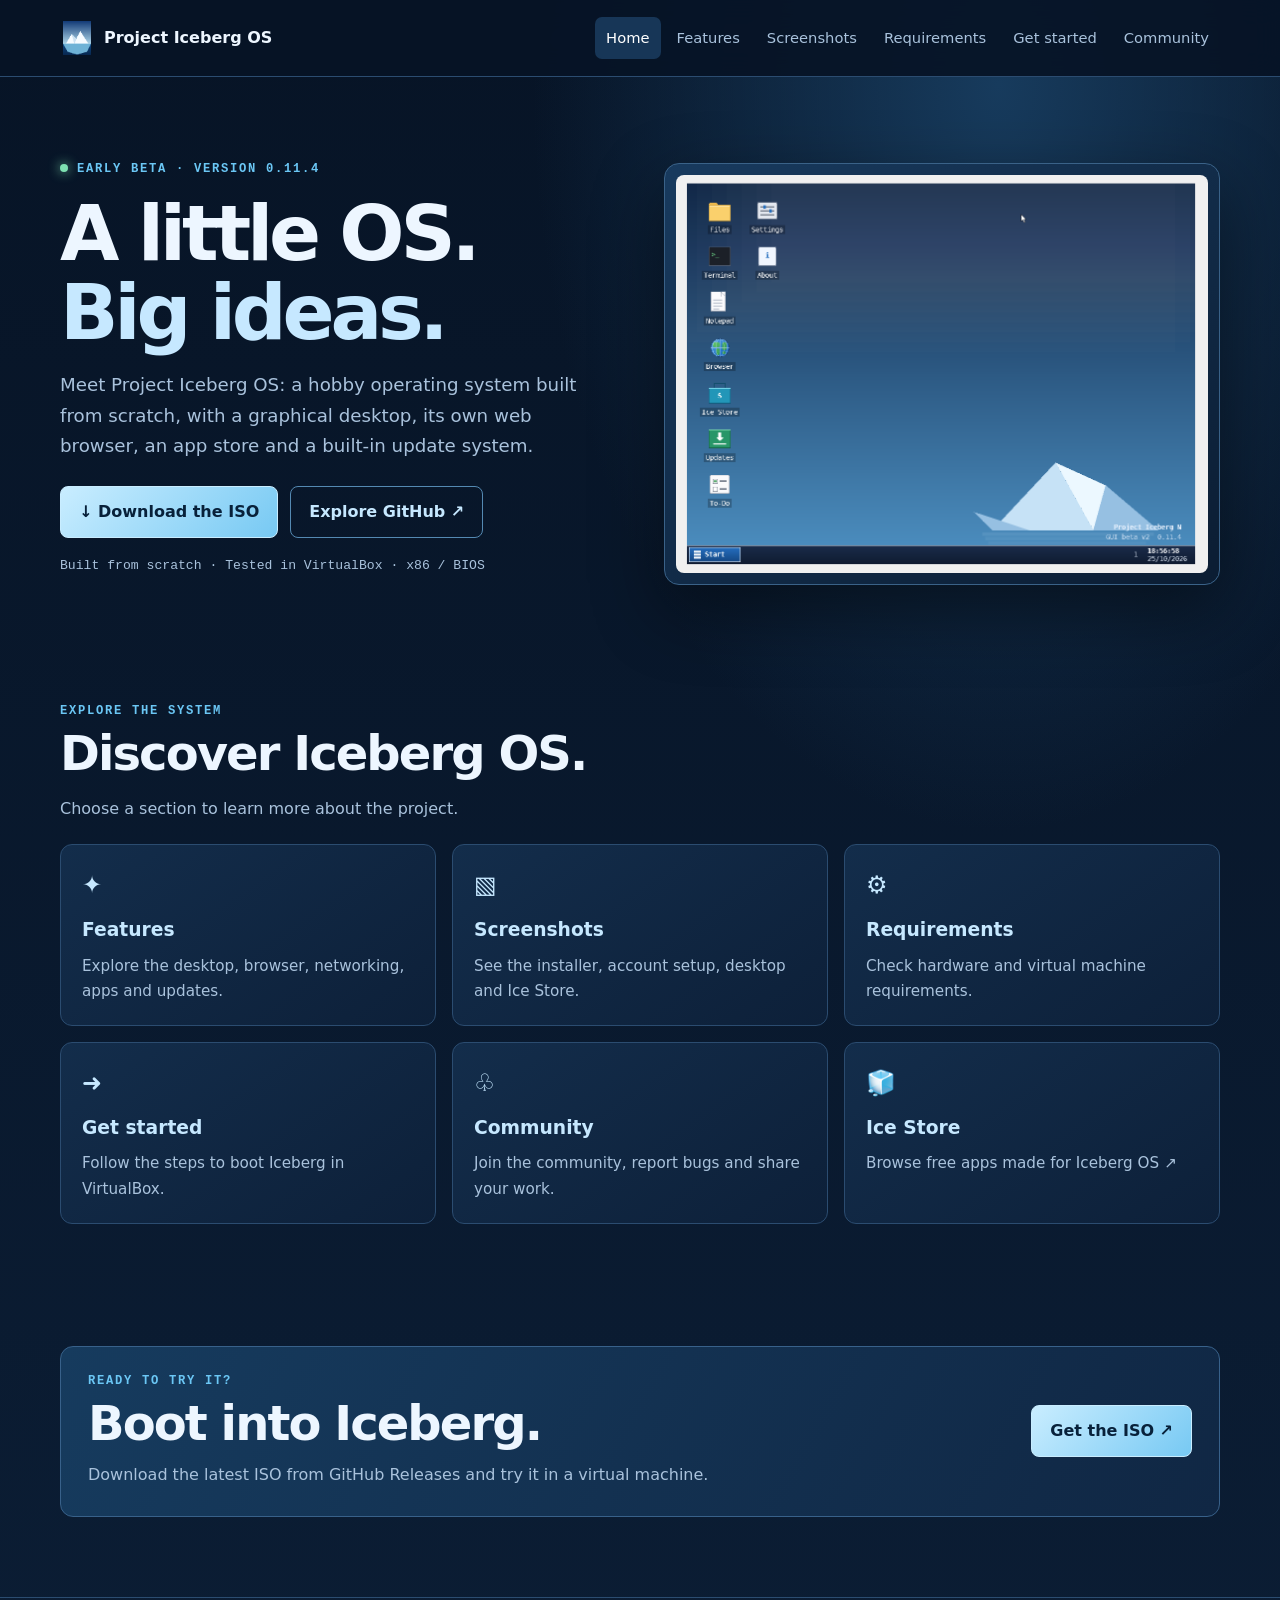
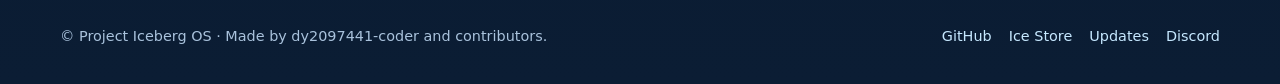
<file: index.html>
<!doctype html><html lang="en"><head><meta charset="utf-8"><meta name="viewport" content="width=device-width,initial-scale=1"><meta name="theme-color" content="#071426"><meta name="description" content="Project Iceberg OS — a hobby operating system built from scratch."><title>Home | Project Iceberg OS</title><link rel="icon" href="assets/yo.png"><link rel="stylesheet" href="style.css"></head><body><header><div class="wrap head">
<a class="brand" href="index.html"><img src="assets/yo.png" alt="">Project Iceberg OS</a>
<button class="menu" aria-expanded="false" aria-controls="nav">Menu ☰</button>
<nav id="nav" aria-label="Main navigation">
<a class="active" href="index.html">Home</a>
<a class="" href="features.html">Features</a>
<a class="" href="screenshots.html">Screenshots</a>
<a class="" href="requirements.html">Requirements</a>
<a class="" href="getting-started.html">Get started</a>
<a class="" href="community.html">Community</a>
</nav></div></header><main><div class="wrap hero"><div>
<div class="eyebrow">Early beta · version 0.11.4</div><h1>A little OS.<br><span>Big ideas.</span></h1>
<p class="lead">Meet Project Iceberg OS: a hobby operating system built from scratch, with a graphical desktop, its own web browser, an app store and a built-in update system.</p>
<div class="actions"><a class="btn primary" href="https://github.com/dy2097441-coder/Project-iceberg-OS-group/releases">↓ Download the ISO</a><a class="btn" href="https://github.com/dy2097441-coder/Project-iceberg-OS-group">Explore GitHub ↗</a></div>
<p class="version">Built from scratch · Tested in VirtualBox · x86 / BIOS</p></div>
<div class="preview"><img src="assets/desktop.png" alt="Iceberg OS desktop"></div></div>
<section class="wrap content"><div class="kicker">Explore the system</div><h2>Discover Iceberg OS.</h2><p class="muted">Choose a section to learn more about the project.</p>
<div class="grid" style="margin-top:22px">
<a class="card" href="features.html" style="text-decoration:none"><div class="icon">✦</div><h3>Features</h3><p>Explore the desktop, browser, networking, apps and updates.</p></a>
<a class="card" href="screenshots.html" style="text-decoration:none"><div class="icon">▧</div><h3>Screenshots</h3><p>See the installer, account setup, desktop and Ice Store.</p></a>
<a class="card" href="requirements.html" style="text-decoration:none"><div class="icon">⚙</div><h3>Requirements</h3><p>Check hardware and virtual machine requirements.</p></a>
<a class="card" href="getting-started.html" style="text-decoration:none"><div class="icon">➜</div><h3>Get started</h3><p>Follow the steps to boot Iceberg in VirtualBox.</p></a>
<a class="card" href="community.html" style="text-decoration:none"><div class="icon">♧</div><h3>Community</h3><p>Join the community, report bugs and share your work.</p></a>
<a class="card" href="https://dy2097441-coder.github.io/ice-store/" style="text-decoration:none"><div class="icon">🧊</div><h3>Ice Store</h3><p>Browse free apps made for Iceberg OS ↗</p></a></div></section>
<section class="wrap content"><div class="callout"><div><div class="kicker">Ready to try it?</div><h2>Boot into Iceberg.</h2><p>Download the latest ISO from GitHub Releases and try it in a virtual machine.</p></div><a class="btn primary" href="https://github.com/dy2097441-coder/Project-iceberg-OS-group/releases">Get the ISO ↗</a></div></section></main><footer><div class="wrap foot"><span>© Project Iceberg OS · Made by dy2097441-coder and contributors.</span><div class="footlinks"><a href="https://github.com/dy2097441-coder/Project-iceberg-OS-group">GitHub</a><a href="https://dy2097441-coder.github.io/ice-store/">Ice Store</a><a href="https://dy2097441-coder.github.io/ice-updates/">Updates</a><a href="https://discord.gg/M9C3223VEU">Discord</a></div></div></footer><script src="script.js"></script></body></html>
</file>
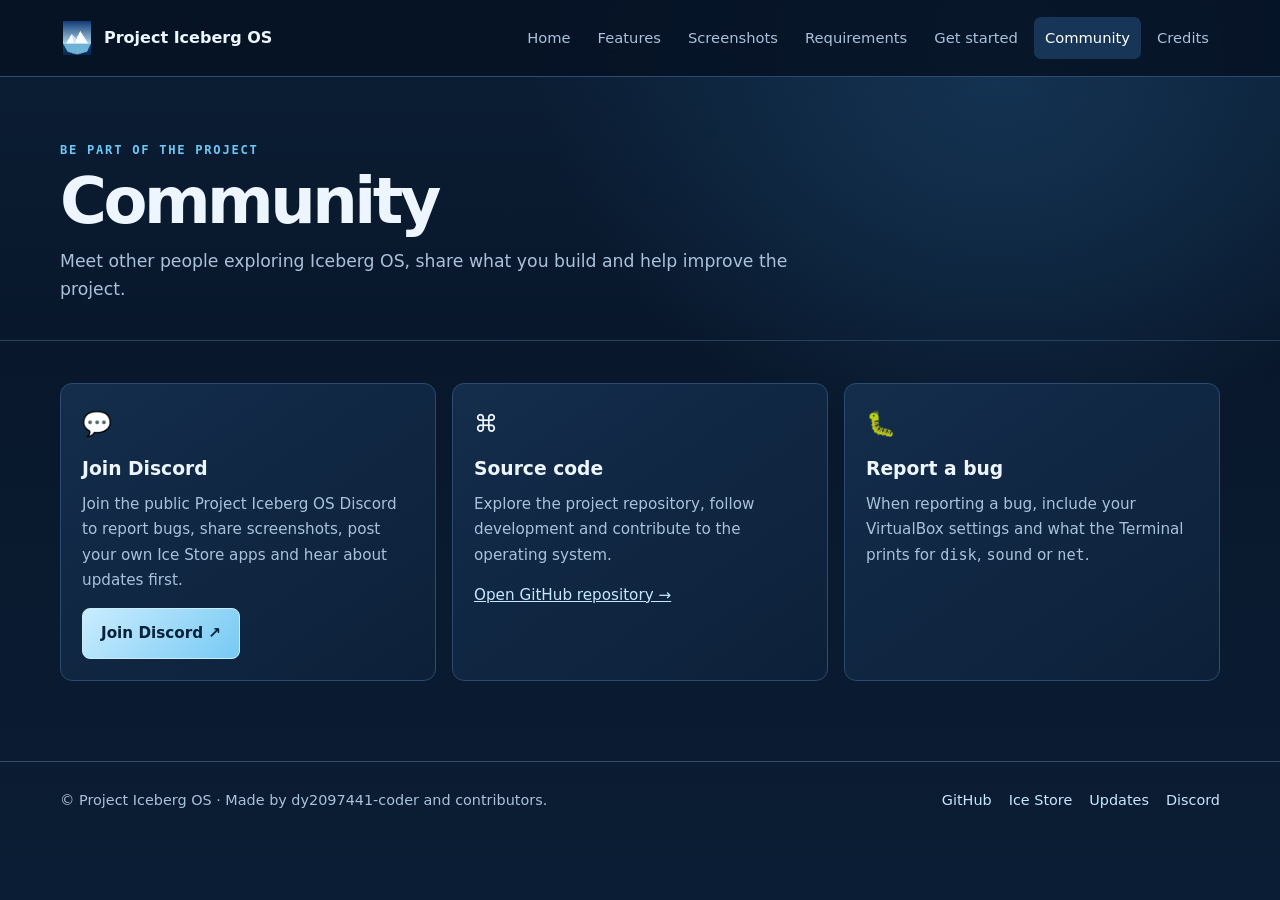
<file: community.html>
<!doctype html><html lang="en"><head><meta charset="utf-8"><meta name="viewport" content="width=device-width,initial-scale=1"><meta name="theme-color" content="#071426"><meta name="description" content="Project Iceberg OS — a hobby operating system built from scratch."><title>Community | Project Iceberg OS</title><link rel="icon" href="assets/yo.png"><link rel="stylesheet" href="style.css"></head><body><header><div class="wrap head">
<a class="brand" href="index.html"><img src="assets/yo.png" alt="">Project Iceberg OS</a>
<button class="menu" aria-expanded="false" aria-controls="nav">Menu ☰</button>
<nav id="nav" aria-label="Main navigation">
<a class="" href="index.html">Home</a>
<a class="" href="features.html">Features</a>
<a class="" href="screenshots.html">Screenshots</a>
<a class="" href="requirements.html">Requirements</a>
<a class="" href="getting-started.html">Get started</a>
<a class="active" href="community.html">Community</a>
<a href="credits.html">Credits</a>
</nav></div></header><main><div class="pagehero"><div class="wrap"><div class="kicker">Be part of the project</div><h1>Community</h1><p>Meet other people exploring Iceberg OS, share what you build and help improve the project.</p></div></div>
<section class="wrap content"><div class="grid">
<article class="card"><div class="icon">💬</div><h3>Join Discord</h3><p>Join the public Project Iceberg OS Discord to report bugs, share screenshots, post your own Ice Store apps and hear about updates first.</p><p style="margin-top:15px"><a class="btn primary" href="https://discord.gg/M9C3223VEU">Join Discord ↗</a></p></article>
<article class="card"><div class="icon">⌘</div><h3>Source code</h3><p>Explore the project repository, follow development and contribute to the operating system.</p><p style="margin-top:15px"><a href="https://github.com/dy2097441-coder/Project-iceberg-OS-group">Open GitHub repository →</a></p></article>
<article class="card"><div class="icon">🐛</div><h3>Report a bug</h3><p>When reporting a bug, include your VirtualBox settings and what the Terminal prints for <code>disk</code>, <code>sound</code> or <code>net</code>.</p></article>
</div>
</section></main><footer><div class="wrap foot"><span>© Project Iceberg OS · Made by dy2097441-coder and contributors.</span><div class="footlinks"><a href="https://github.com/dy2097441-coder/Project-iceberg-OS-group">GitHub</a><a href="https://dy2097441-coder.github.io/ice-store/">Ice Store</a><a href="https://dy2097441-coder.github.io/ice-updates/">Updates</a><a href="https://discord.gg/M9C3223VEU">Discord</a></div></div></footer><script src="script.js"></script></body></html>
</file>
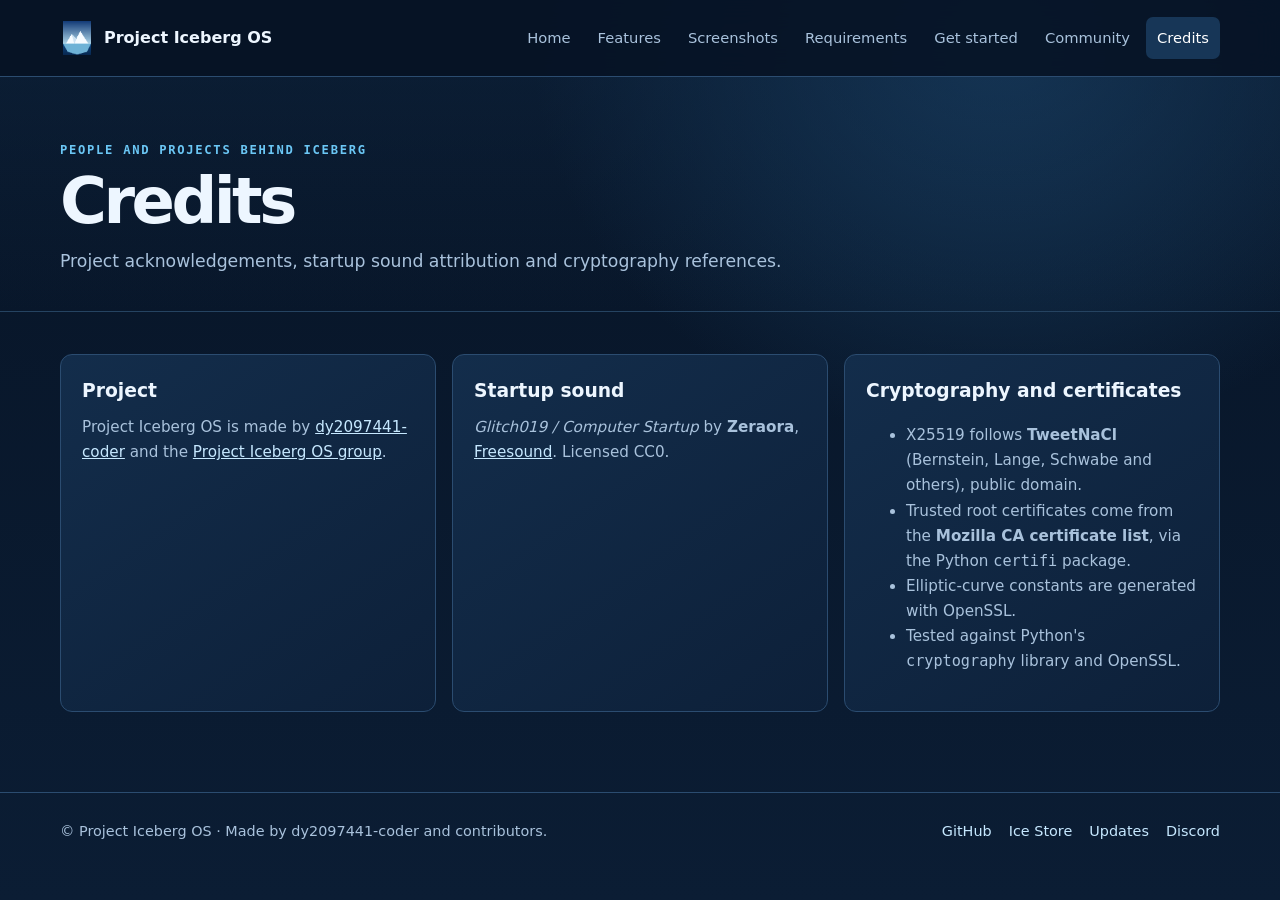
<file: credits.html>
<!doctype html><html lang="en"><head><meta charset="utf-8"><meta name="viewport" content="width=device-width,initial-scale=1"><meta name="theme-color" content="#071426"><meta name="description" content="Credits and acknowledgements for Project Iceberg OS."><title>Credits | Project Iceberg OS</title><link rel="icon" href="assets/yo.png"><link rel="stylesheet" href="style.css"></head><body><header><div class="wrap head">
<a class="brand" href="index.html"><img src="assets/yo.png" alt="">Project Iceberg OS</a>
<button class="menu" aria-expanded="false" aria-controls="nav">Menu ☰</button>
<nav id="nav" aria-label="Main navigation">
<a class="" href="index.html">Home</a>
<a class="" href="features.html">Features</a>
<a class="" href="screenshots.html">Screenshots</a>
<a class="" href="requirements.html">Requirements</a>
<a class="" href="getting-started.html">Get started</a>
<a href="community.html">Community</a>
<a class="active" href="credits.html">Credits</a>
</nav></div></header><main><div class="pagehero"><div class="wrap"><div class="kicker">People and projects behind Iceberg</div><h1>Credits</h1><p>Project acknowledgements, startup sound attribution and cryptography references.</p></div></div>
<section class="wrap content"><div class="grid">
<article class="card"><h3>Project</h3><p>Project Iceberg OS is made by <a href="https://github.com/dy2097441-coder">dy2097441-coder</a> and the <a href="https://github.com/dy2097441-coder/Project-iceberg-OS-group">Project Iceberg OS group</a>.</p></article>
<article class="card"><h3>Startup sound</h3><p><em>Glitch019 / Computer Startup</em> by <strong>Zeraora</strong>, <a href="https://freesound.org/s/572773/">Freesound</a>. Licensed CC0.</p></article>
<article class="card"><h3>Cryptography and certificates</h3><ul><li>X25519 follows <strong>TweetNaCl</strong> (Bernstein, Lange, Schwabe and others), public domain.</li><li>Trusted root certificates come from the <strong>Mozilla CA certificate list</strong>, via the Python <code>certifi</code> package.</li><li>Elliptic-curve constants are generated with OpenSSL.</li><li>Tested against Python's <code>cryptography</code> library and OpenSSL.</li></ul></article>
</div></section></main><footer><div class="wrap foot"><span>© Project Iceberg OS · Made by dy2097441-coder and contributors.</span><div class="footlinks"><a href="https://github.com/dy2097441-coder/Project-iceberg-OS-group">GitHub</a><a href="https://dy2097441-coder.github.io/ice-store/">Ice Store</a><a href="https://dy2097441-coder.github.io/ice-updates/">Updates</a><a href="https://discord.gg/M9C3223VEU">Discord</a></div></div></footer><script src="script.js"></script></body></html>
</file>
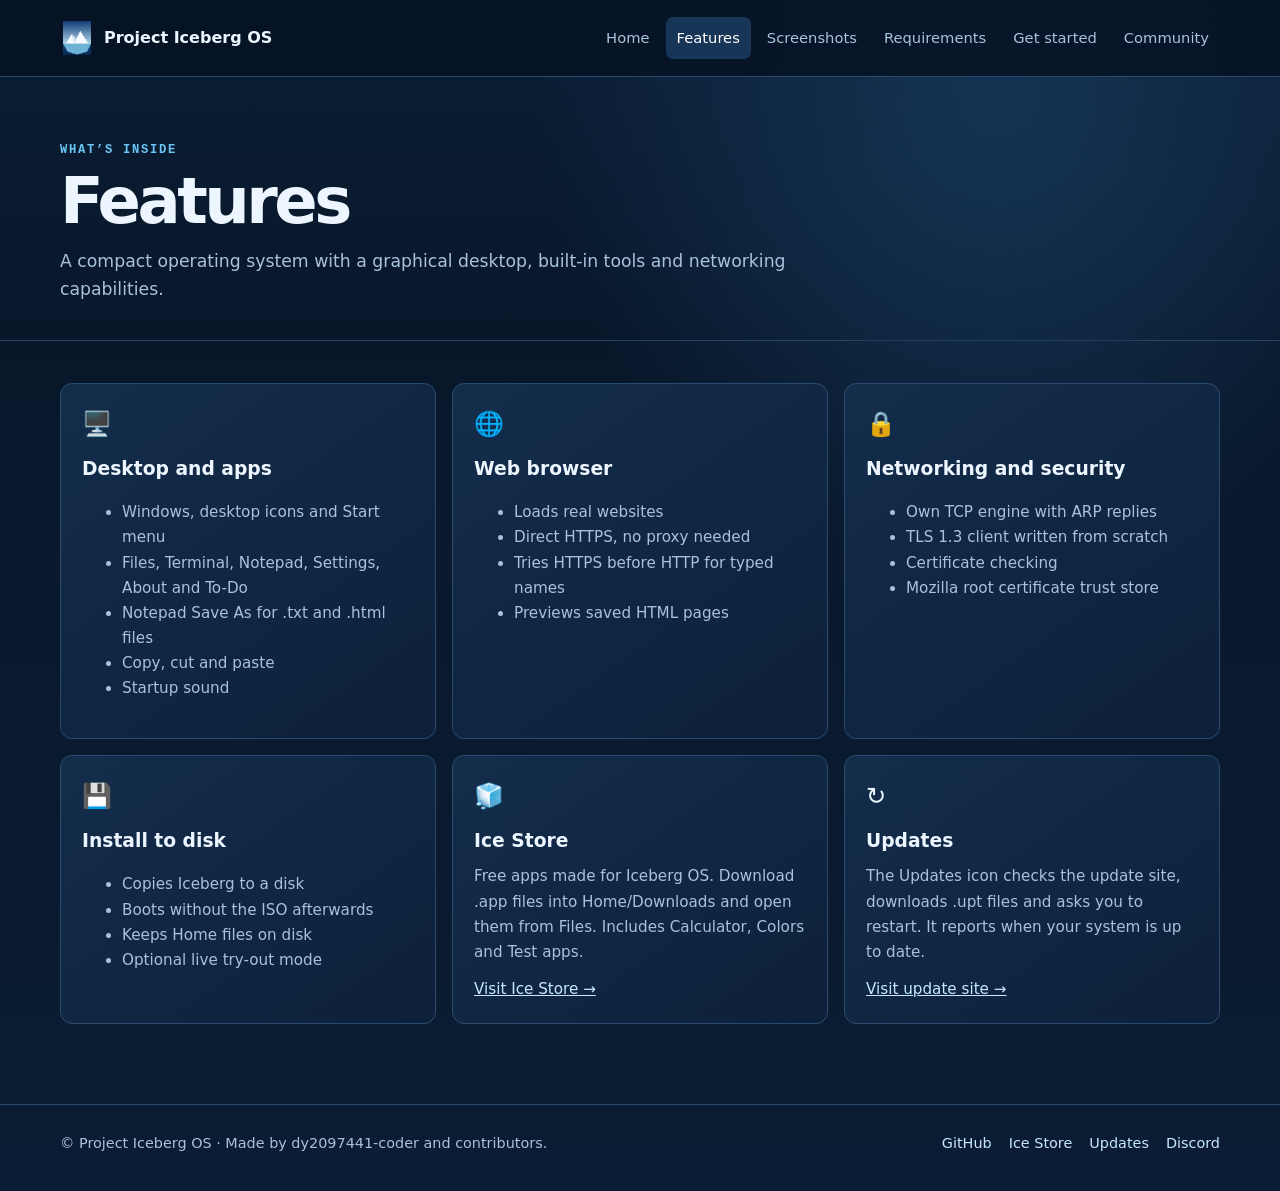
<file: features.html>
<!doctype html><html lang="en"><head><meta charset="utf-8"><meta name="viewport" content="width=device-width,initial-scale=1"><meta name="theme-color" content="#071426"><meta name="description" content="Project Iceberg OS — a hobby operating system built from scratch."><title>Features | Project Iceberg OS</title><link rel="icon" href="assets/yo.png"><link rel="stylesheet" href="style.css"></head><body><header><div class="wrap head">
<a class="brand" href="index.html"><img src="assets/yo.png" alt="">Project Iceberg OS</a>
<button class="menu" aria-expanded="false" aria-controls="nav">Menu ☰</button>
<nav id="nav" aria-label="Main navigation">
<a class="" href="index.html">Home</a>
<a class="active" href="features.html">Features</a>
<a class="" href="screenshots.html">Screenshots</a>
<a class="" href="requirements.html">Requirements</a>
<a class="" href="getting-started.html">Get started</a>
<a class="" href="community.html">Community</a>
</nav></div></header><main><div class="pagehero"><div class="wrap"><div class="kicker">What’s inside</div><h1>Features</h1><p>A compact operating system with a graphical desktop, built-in tools and networking capabilities.</p></div></div>
<section class="wrap content"><div class="grid">
<article class="card"><div class="icon">🖥️</div><h3>Desktop and apps</h3><ul><li>Windows, desktop icons and Start menu</li><li>Files, Terminal, Notepad, Settings, About and To-Do</li><li>Notepad Save As for .txt and .html files</li><li>Copy, cut and paste</li><li>Startup sound</li></ul></article>
<article class="card"><div class="icon">🌐</div><h3>Web browser</h3><ul><li>Loads real websites</li><li>Direct HTTPS, no proxy needed</li><li>Tries HTTPS before HTTP for typed names</li><li>Previews saved HTML pages</li></ul></article>
<article class="card"><div class="icon">🔒</div><h3>Networking and security</h3><ul><li>Own TCP engine with ARP replies</li><li>TLS 1.3 client written from scratch</li><li>Certificate checking</li><li>Mozilla root certificate trust store</li></ul></article>
<article class="card"><div class="icon">💾</div><h3>Install to disk</h3><ul><li>Copies Iceberg to a disk</li><li>Boots without the ISO afterwards</li><li>Keeps Home files on disk</li><li>Optional live try-out mode</li></ul></article>
<article class="card"><div class="icon">🧊</div><h3>Ice Store</h3><p>Free apps made for Iceberg OS. Download .app files into Home/Downloads and open them from Files. Includes Calculator, Colors and Test apps.</p><p style="margin-top:12px"><a href="https://dy2097441-coder.github.io/ice-store/">Visit Ice Store →</a></p></article>
<article class="card"><div class="icon">↻</div><h3>Updates</h3><p>The Updates icon checks the update site, downloads .upt files and asks you to restart. It reports when your system is up to date.</p><p style="margin-top:12px"><a href="https://dy2097441-coder.github.io/ice-updates/">Visit update site →</a></p></article>
</div></section></main><footer><div class="wrap foot"><span>© Project Iceberg OS · Made by dy2097441-coder and contributors.</span><div class="footlinks"><a href="https://github.com/dy2097441-coder/Project-iceberg-OS-group">GitHub</a><a href="https://dy2097441-coder.github.io/ice-store/">Ice Store</a><a href="https://dy2097441-coder.github.io/ice-updates/">Updates</a><a href="https://discord.gg/M9C3223VEU">Discord</a></div></div></footer><script src="script.js"></script></body></html>
</file>
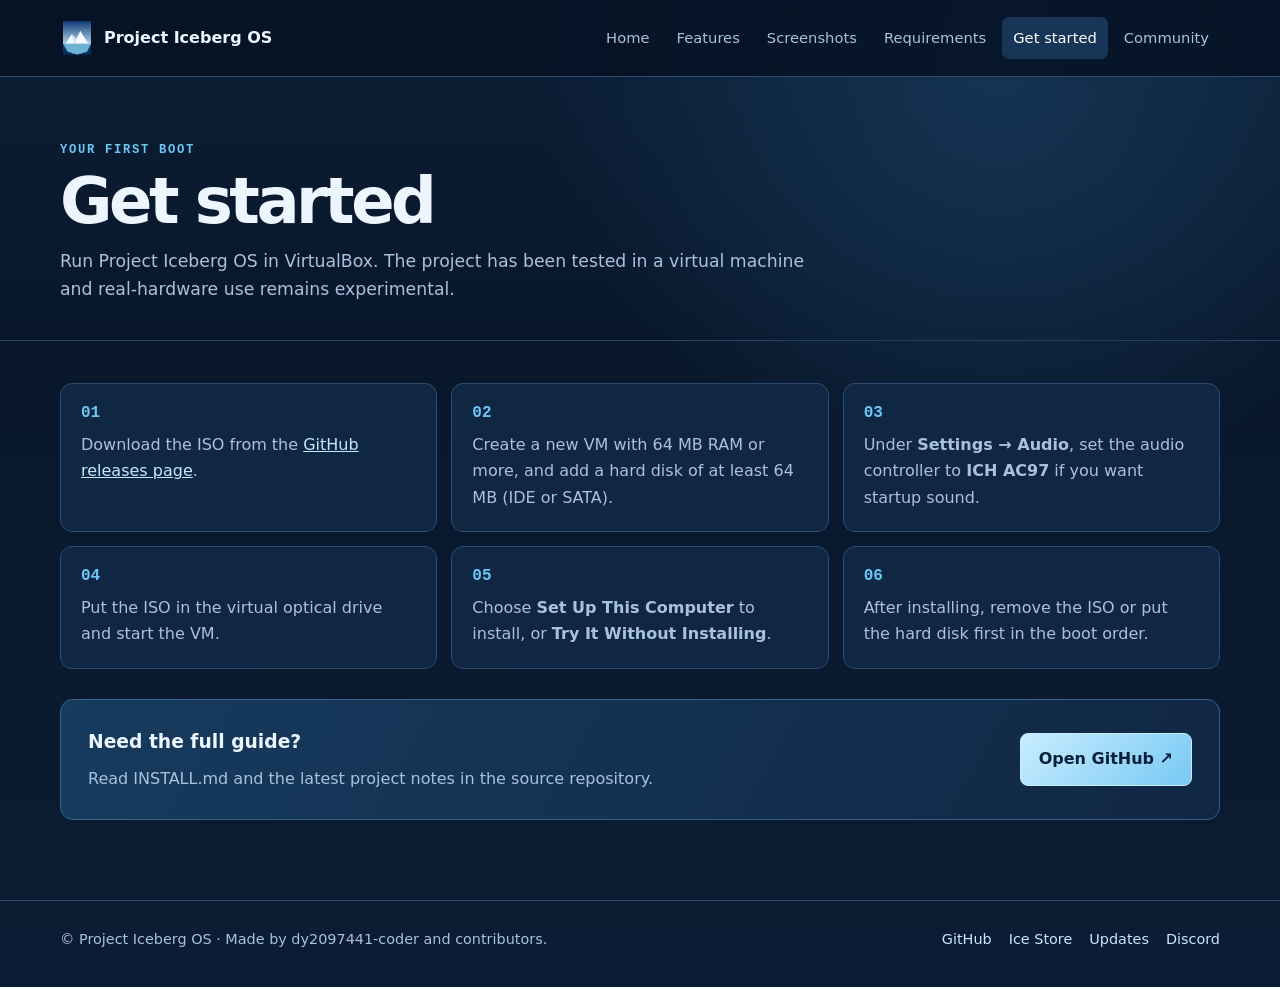
<file: getting-started.html>
<!doctype html><html lang="en"><head><meta charset="utf-8"><meta name="viewport" content="width=device-width,initial-scale=1"><meta name="theme-color" content="#071426"><meta name="description" content="Project Iceberg OS — a hobby operating system built from scratch."><title>Get started | Project Iceberg OS</title><link rel="icon" href="assets/yo.png"><link rel="stylesheet" href="style.css"></head><body><header><div class="wrap head">
<a class="brand" href="index.html"><img src="assets/yo.png" alt="">Project Iceberg OS</a>
<button class="menu" aria-expanded="false" aria-controls="nav">Menu ☰</button>
<nav id="nav" aria-label="Main navigation">
<a class="" href="index.html">Home</a>
<a class="" href="features.html">Features</a>
<a class="" href="screenshots.html">Screenshots</a>
<a class="" href="requirements.html">Requirements</a>
<a class="active" href="getting-started.html">Get started</a>
<a class="" href="community.html">Community</a>
</nav></div></header><main><div class="pagehero"><div class="wrap"><div class="kicker">Your first boot</div><h1>Get started</h1><p>Run Project Iceberg OS in VirtualBox. The project has been tested in a virtual machine and real-hardware use remains experimental.</p></div></div>
<section class="wrap content"><div class="steps">
<article class="step"><p>Download the ISO from the <a href="https://github.com/dy2097441-coder/Project-iceberg-OS-group/releases">GitHub releases page</a>.</p></article>
<article class="step"><p>Create a new VM with 64 MB RAM or more, and add a hard disk of at least 64 MB (IDE or SATA).</p></article>
<article class="step"><p>Under <strong>Settings → Audio</strong>, set the audio controller to <strong>ICH AC97</strong> if you want startup sound.</p></article>
<article class="step"><p>Put the ISO in the virtual optical drive and start the VM.</p></article>
<article class="step"><p>Choose <strong>Set Up This Computer</strong> to install, or <strong>Try It Without Installing</strong>.</p></article>
<article class="step"><p>After installing, remove the ISO or put the hard disk first in the boot order.</p></article>
</div><div class="callout" style="margin-top:30px"><div><h3>Need the full guide?</h3><p>Read INSTALL.md and the latest project notes in the source repository.</p></div><a class="btn primary" href="https://github.com/dy2097441-coder/Project-iceberg-OS-group">Open GitHub ↗</a></div></section></main><footer><div class="wrap foot"><span>© Project Iceberg OS · Made by dy2097441-coder and contributors.</span><div class="footlinks"><a href="https://github.com/dy2097441-coder/Project-iceberg-OS-group">GitHub</a><a href="https://dy2097441-coder.github.io/ice-store/">Ice Store</a><a href="https://dy2097441-coder.github.io/ice-updates/">Updates</a><a href="https://discord.gg/M9C3223VEU">Discord</a></div></div></footer><script src="script.js"></script></body></html>
</file>
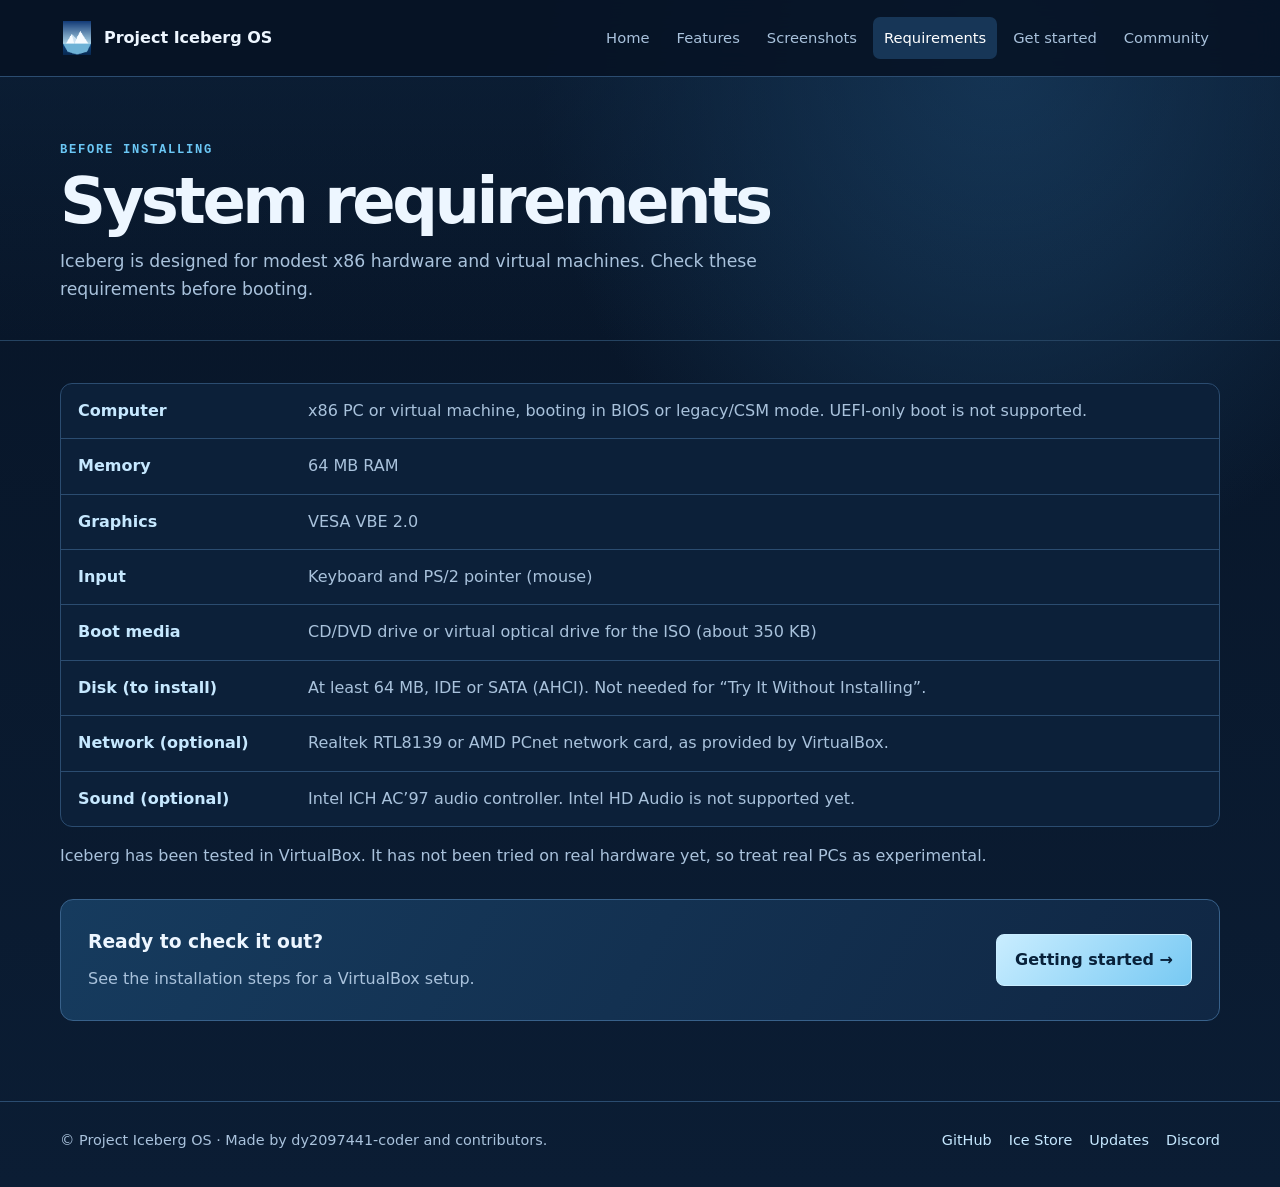
<file: requirements.html>
<!doctype html><html lang="en"><head><meta charset="utf-8"><meta name="viewport" content="width=device-width,initial-scale=1"><meta name="theme-color" content="#071426"><meta name="description" content="Project Iceberg OS — a hobby operating system built from scratch."><title>Requirements | Project Iceberg OS</title><link rel="icon" href="assets/yo.png"><link rel="stylesheet" href="style.css"></head><body><header><div class="wrap head">
<a class="brand" href="index.html"><img src="assets/yo.png" alt="">Project Iceberg OS</a>
<button class="menu" aria-expanded="false" aria-controls="nav">Menu ☰</button>
<nav id="nav" aria-label="Main navigation">
<a class="" href="index.html">Home</a>
<a class="" href="features.html">Features</a>
<a class="" href="screenshots.html">Screenshots</a>
<a class="active" href="requirements.html">Requirements</a>
<a class="" href="getting-started.html">Get started</a>
<a class="" href="community.html">Community</a>
</nav></div></header><main><div class="pagehero"><div class="wrap"><div class="kicker">Before installing</div><h1>System requirements</h1><p>Iceberg is designed for modest x86 hardware and virtual machines. Check these requirements before booting.</p></div></div>
<section class="wrap content"><div class="specs">
<div class="spec"><strong>Computer</strong><span>x86 PC or virtual machine, booting in BIOS or legacy/CSM mode. UEFI-only boot is not supported.</span></div>
<div class="spec"><strong>Memory</strong><span>64 MB RAM</span></div><div class="spec"><strong>Graphics</strong><span>VESA VBE 2.0</span></div>
<div class="spec"><strong>Input</strong><span>Keyboard and PS/2 pointer (mouse)</span></div>
<div class="spec"><strong>Boot media</strong><span>CD/DVD drive or virtual optical drive for the ISO (about 350 KB)</span></div>
<div class="spec"><strong>Disk (to install)</strong><span>At least 64 MB, IDE or SATA (AHCI). Not needed for “Try It Without Installing”.</span></div>
<div class="spec"><strong>Network (optional)</strong><span>Realtek RTL8139 or AMD PCnet network card, as provided by VirtualBox.</span></div>
<div class="spec"><strong>Sound (optional)</strong><span>Intel ICH AC’97 audio controller. Intel HD Audio is not supported yet.</span></div>
</div><p class="muted" style="margin-top:16px">Iceberg has been tested in VirtualBox. It has not been tried on real hardware yet, so treat real PCs as experimental.</p>
<div class="callout" style="margin-top:30px"><div><h3>Ready to check it out?</h3><p>See the installation steps for a VirtualBox setup.</p></div><a class="btn primary" href="getting-started.html">Getting started →</a></div></section></main><footer><div class="wrap foot"><span>© Project Iceberg OS · Made by dy2097441-coder and contributors.</span><div class="footlinks"><a href="https://github.com/dy2097441-coder/Project-iceberg-OS-group">GitHub</a><a href="https://dy2097441-coder.github.io/ice-store/">Ice Store</a><a href="https://dy2097441-coder.github.io/ice-updates/">Updates</a><a href="https://discord.gg/M9C3223VEU">Discord</a></div></div></footer><script src="script.js"></script></body></html>
</file>
<file: style.css>
:root{--bg:#071426;--bg2:#0b1d34;--panel:#102744;--panel2:#153453;--line:#2b4c70;--text:#edf6ff;--muted:#a9c2dc;--ice:#c6e8ff;--blue:#6bc7f5;--max:1160px}
*{box-sizing:border-box}html{scroll-behavior:smooth;scroll-padding-top:90px}body{margin:0;background:radial-gradient(ellipse at 78% 5%,#173b5d 0,transparent 33%),linear-gradient(180deg,var(--bg),var(--bg2));color:var(--text);font:16px/1.65 Inter,ui-sans-serif,system-ui,-apple-system,"Segoe UI",sans-serif;min-height:100vh}
a{color:var(--ice)}a:hover{color:#fff}.wrap{width:min(var(--max),calc(100% - 44px));margin:auto}
header{position:sticky;top:0;z-index:20;background:#071426ed;backdrop-filter:blur(14px);border-bottom:1px solid var(--line)}
.head{height:76px;display:flex;align-items:center;justify-content:space-between;gap:25px}.brand{display:flex;align-items:center;gap:10px;color:var(--text);font-weight:800;text-decoration:none;white-space:nowrap}.brand img{width:34px;height:34px;object-fit:contain}
nav{display:flex;align-items:center;gap:5px}nav a{padding:9px 11px;text-decoration:none;color:var(--muted);font-size:.92rem;border-radius:7px}nav a:hover,nav a.active{background:#173657;color:white}.menu{display:none;background:var(--panel);border:1px solid var(--line);color:white;border-radius:8px;padding:8px 12px;font:inherit}
main{min-height:65vh}.hero{padding:85px 0 76px;display:grid;grid-template-columns:1fr 1fr;align-items:center;gap:48px}.eyebrow,.kicker{color:var(--blue);font:700 .76rem ui-monospace,monospace;letter-spacing:.14em;text-transform:uppercase}.eyebrow:before{content:"";display:inline-block;width:8px;height:8px;background:#7ee0b1;border-radius:50%;margin-right:9px;box-shadow:0 0 12px #7ee0b1}
h1{font-size:clamp(2.8rem,6vw,5.2rem);line-height:1.03;letter-spacing:-.055em;margin:18px 0}h1 span{color:var(--ice)}h2{font-size:clamp(2rem,4vw,3rem);line-height:1.1;letter-spacing:-.04em;margin:9px 0 13px}h3{margin:0 0 8px}.lead{font-size:1.14rem;color:var(--muted);max-width:610px}.muted{color:var(--muted)}
.actions{display:flex;flex-wrap:wrap;gap:12px;margin-top:25px}.btn{display:inline-flex;align-items:center;justify-content:center;padding:12px 18px;border:1px solid #5489b2;border-radius:8px;text-decoration:none;font-weight:700;color:var(--ice);transition:.18s}.btn:hover{transform:translateY(-2px)}.btn.primary{background:linear-gradient(135deg,#c9edff,#77c9f3);color:#08213a;border-color:#c9edff}
.preview{padding:11px;background:linear-gradient(145deg,#183a5e,#0b1d33);border:1px solid #3a6288;border-radius:15px;box-shadow:0 25px 70px #0007}.preview img{display:block;width:100%;border-radius:8px}.version{font: .82rem ui-monospace,monospace;color:var(--muted);margin-top:20px}
.pagehero{padding:66px 0 36px;border-bottom:1px solid #254361;background:linear-gradient(180deg,#10294566,transparent)}.pagehero h1{font-size:clamp(2.5rem,5vw,4.1rem);margin:12px 0}.pagehero p{max-width:760px;color:var(--muted);font-size:1.08rem;margin:0}
.content{padding:42px 0 80px}.grid{display:grid;grid-template-columns:repeat(3,1fr);gap:16px}.card{background:linear-gradient(145deg,#132d4b,#0d2039);border:1px solid var(--line);border-radius:12px;padding:21px}.card p,.card li{color:var(--muted);font-size:.95rem}.card p{margin:0}.icon{font-size:1.5rem;margin-bottom:9px}
.gallery{display:grid;grid-template-columns:repeat(2,1fr);gap:18px}.shot{margin:0;border:1px solid var(--line);border-radius:12px;overflow:hidden;background:#0b1c32;cursor:zoom-in}.shot img{width:100%;display:block;transition:transform .25s}.shot:hover img{transform:scale(1.02)}figcaption{padding:12px 15px;color:var(--muted);font-size:.9rem}
.specs{border:1px solid var(--line);border-radius:12px;overflow:hidden;background:#0c2039}.spec{display:grid;grid-template-columns:230px 1fr;border-bottom:1px solid var(--line)}.spec:last-child{border:0}.spec strong{padding:14px 17px;color:var(--ice)}.spec span{padding:14px 17px;color:var(--muted)}
.steps{counter-reset:s;display:grid;grid-template-columns:repeat(3,1fr);gap:14px}.step{counter-increment:s;padding:20px;border:1px solid var(--line);border-radius:12px;background:#102744}.step:before{content:"0" counter(s);display:block;color:var(--blue);font:700 1rem ui-monospace,monospace;margin-bottom:10px}.step p{margin:0;color:var(--muted)}
.callout{padding:27px;border:1px solid #38618a;border-radius:13px;background:linear-gradient(120deg,#163b5e,#102744);display:flex;align-items:center;justify-content:space-between;gap:25px}.callout p{color:var(--muted);margin:0;max-width:700px}
footer{border-top:1px solid var(--line);padding:27px 0 35px;color:var(--muted);font-size:.9rem}.foot{display:flex;justify-content:space-between;gap:18px;flex-wrap:wrap}.footlinks{display:flex;gap:17px;flex-wrap:wrap}.footlinks a{text-decoration:none}
.modal{position:fixed;inset:0;z-index:40;background:#020914ed;display:none;align-items:center;justify-content:center;padding:25px}.modal.open{display:flex}.modal img{max-width:96vw;max-height:90vh;border:1px solid #6083a5;border-radius:9px}.close{position:absolute;top:18px;right:22px;width:42px;height:42px;border:1px solid #7795b2;border-radius:50%;background:#102744;color:white;font-size:1.4rem;cursor:pointer}
@media(max-width:850px){.hero{grid-template-columns:1fr;padding-top:58px}.grid{grid-template-columns:repeat(2,1fr)}nav{gap:0}nav a{padding:8px}}
@media(max-width:650px){.wrap{width:calc(100% - 30px)}.head{height:66px}.menu{display:block}nav{display:none;position:absolute;top:66px;left:0;right:0;padding:12px 16px 18px;background:#071426fa;border-bottom:1px solid var(--line);align-items:stretch;flex-direction:column}nav.open{display:flex}nav a{padding:10px}.hero{padding:48px 0;gap:28px}.grid,.gallery,.steps{grid-template-columns:1fr}.pagehero{padding:45px 0 28px}.content{padding:30px 0 55px}.spec{grid-template-columns:1fr}.spec strong{padding-bottom:0}.spec span{padding-top:4px}.callout{align-items:flex-start;flex-direction:column}.actions .btn{flex:1 1 100%}}
@media(prefers-reduced-motion:reduce){html{scroll-behavior:auto}*,*:before,*:after{transition:none!important}}
</file>
